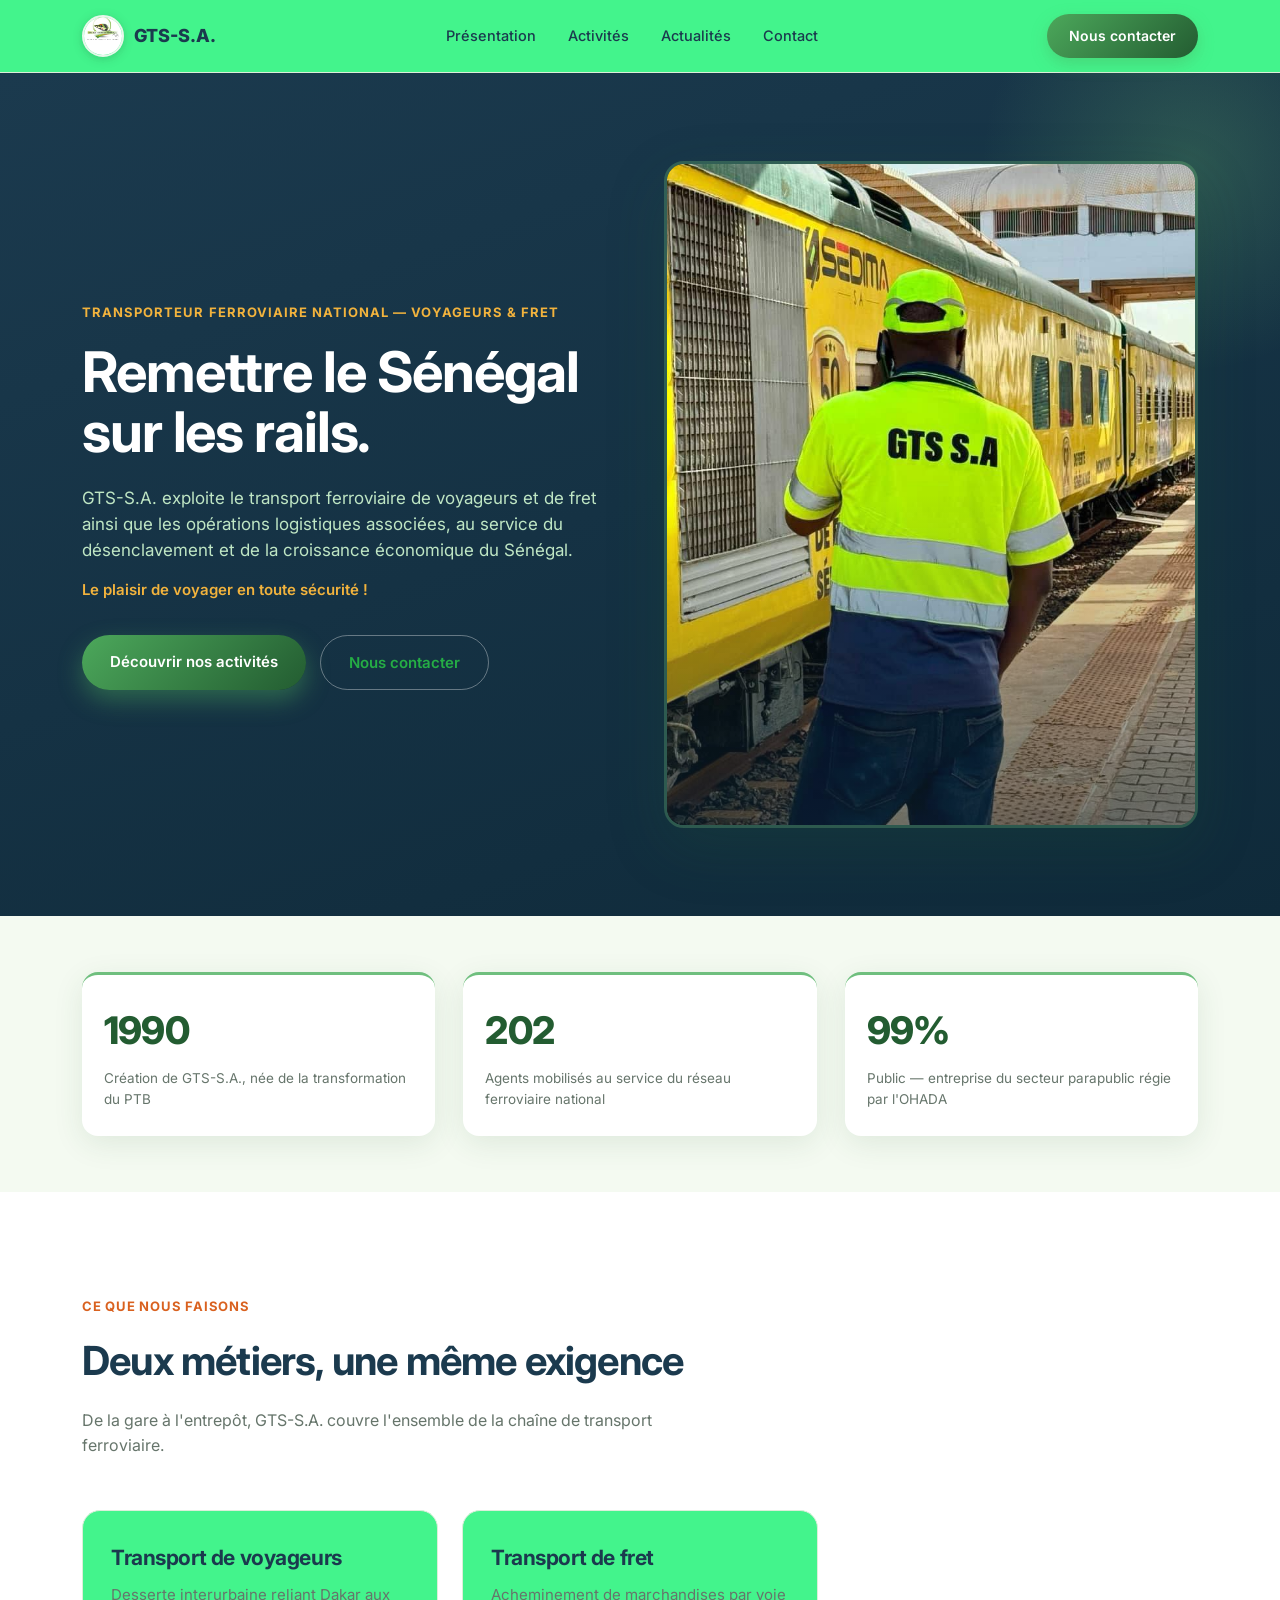
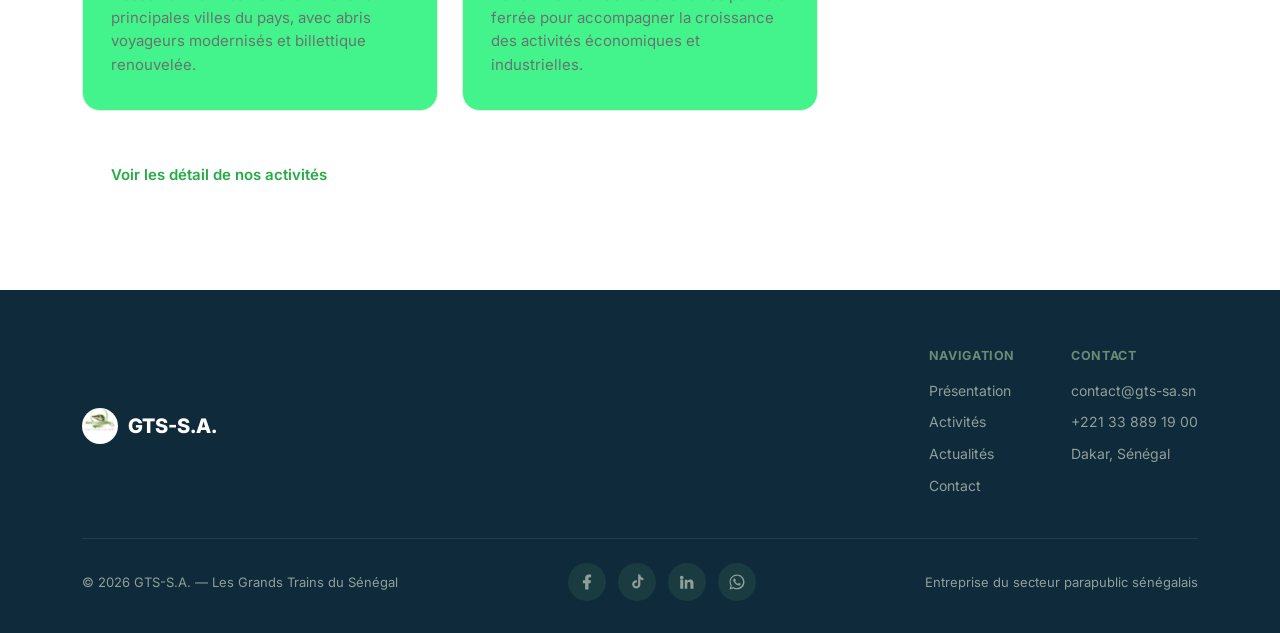
<file: index.html>
<!DOCTYPE html>
<html lang="fr">
<head>
<meta charset="UTF-8">
<meta name="viewport" content="width=device-width, initial-scale=1.0">
<title>Accueil — GTS-S.A.</title>
<meta name="description" content="GTS-S.A. exploite le transport ferroviaire de voyageurs et de fret ainsi que les opérations logistiques associées au Sénégal.">
<link rel="preconnect" href="https://fonts.googleapis.com">
<link href="https://fonts.googleapis.com/css2?family=Inter:wght@400;500;600;700;800&display=swap" rel="stylesheet">
<link rel="stylesheet" href="css/style.css">
</head>
<body>

<header id="site-header">
  <div class="nav-inner">
    <a href="index.html" class="brand">
      <span class="mark"><img src="images/logo-gts.jpeg" alt="Logo GTS-S.A."></span>
      GTS-S.A.
    </a>
    <nav>
      <ul>
        <li><a href="presentation.html" class="">Présentation</a></li>
        <li><a href="activites.html" class="">Activités</a></li>
        <li><a href="actualites.html" class="">Actualités</a></li>
        <li><a href="contact.html" class="">Contact</a></li>
      </ul>
    </nav>
    <a href="contact.html" class="nav-cta">Nous contacter</a>
    <button class="menu-toggle" id="menuToggle" aria-label="Ouvrir le menu">☰</button>
  </div>
</header>

<main>
  <!-- HERO -->
  <section class="hero" id="accueil">
    <div class="wrap">
      <div class="hero-inner">
        <div>
          <p class="eyebrow-plain">Transporteur ferroviaire national — Voyageurs &amp; Fret</p>
          <h1>Remettre le Sénégal sur les rails.</h1>
          <p class="lead">GTS-S.A. exploite le transport ferroviaire de voyageurs et de fret ainsi que les opérations logistiques associées, au service du désenclavement et de la croissance économique du Sénégal.</p>
          <p style="margin-top:14px;color:var(--gold);font-weight:600;font-size:15px;">Le plaisir de voyager en toute sécurité !</p>
          <div class="cta-row">
            <a href="activites.html" class="btn-primary">Découvrir nos activités</a>
            <a href="contact.html" class="btn-secondary">Nous contacter</a>
          </div>
        </div>
        <!-- Déposez une photo de train dans images/hero-train.jpg -->
        <div class="hero-photo">
          <img src="images/Train3.jpeg" alt="Train GTS-S.A. en circulation">
        </div>
      </div>

     
    </div>
  </section>

 <!-- DEPARTURE BOARD / STATS -->
  <div class="board">
    <div class="wrap">
      <div class="board-item">
        <div class="board-num" data-target="2020"></div>
        <div class="board-label">Création de GTS-S.A., née de la transformation du PTB</div>
      </div>
      <div class="board-item">
        <div class="board-num" data-target="205"></div>
        <div class="board-label">Agents mobilisés au service du réseau ferroviaire national</div>
      </div>
      <div class="board-item">
        <div class="board-num" data-target="100" data-suffix="%"></div>
        <div class="board-label">Public — entreprise du secteur parapublic régie par l'OHADA</div>
      </div>
    </div>
  </div>

  <script>
    document.querySelectorAll('.board-num[data-target]').forEach(function (el) {
      var target = parseInt(el.getAttribute('data-target'), 10);
      var suffix = el.getAttribute('data-suffix') || '';
      var duration = 1800;
      var start = performance.now();

      function step(now) {
        var progress = Math.min((now - start) / duration, 1);
        var eased = 1 - Math.pow(1 - progress, 2);
        el.textContent = Math.round(target * eased) + suffix;
        if (progress < 1) requestAnimationFrame(step);
      }
      requestAnimationFrame(step);
    });
  </script>
  <!-- APERÇU ACTIVITES -->
  <section id="activites-preview">
    <div class="wrap">
      <div class="section-head">
        <p class="kicker">Ce que nous faisons</p>
        <h2>Deux métiers, une même exigence</h2>
        <p>De la gare à l'entrepôt, GTS-S.A. couvre l'ensemble de la chaîne de transport ferroviaire.</p>
      </div>
      <div class="activities-grid">
        <div class="activity">
          
          <h3>Transport de voyageurs</h3>
          <p>Desserte interurbaine reliant Dakar aux principales villes du pays, avec abris voyageurs modernisés et billettique renouvelée.</p>
        </div>
        <div class="activity">
          
          <h3>Transport de fret</h3>
          <p>Acheminement de marchandises par voie ferrée pour accompagner la croissance des activités économiques et industrielles.</p>
        </div>
       
      </div>
      <div style="margin-top:36px;">
        <a href="activites.html" class="btn-secondary">Voir les détail de nos activités</a>
      </div>
    </div>
  </section>
</main>


<div id="site-footer"></div>

<script src="js/footer.js"></script>
<script src="js/main.js"></script>
</body>
</html>
</file>
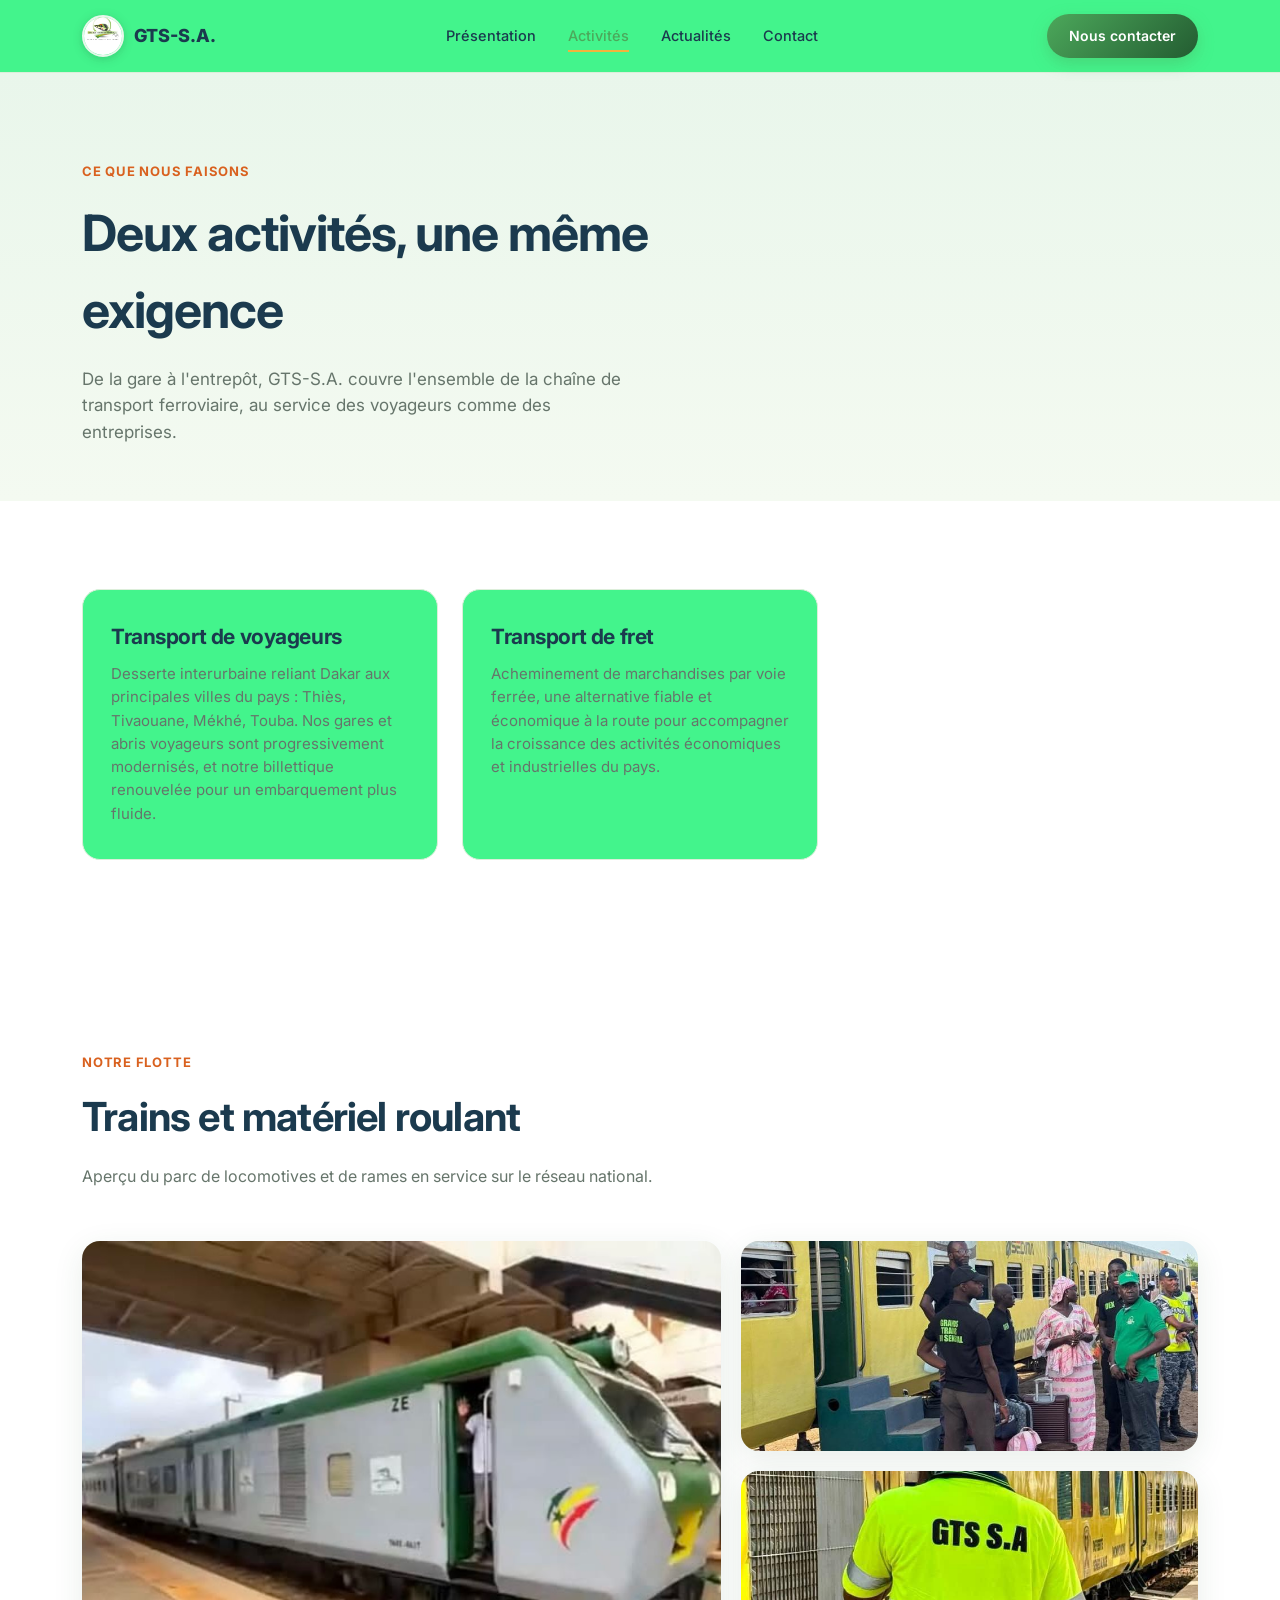
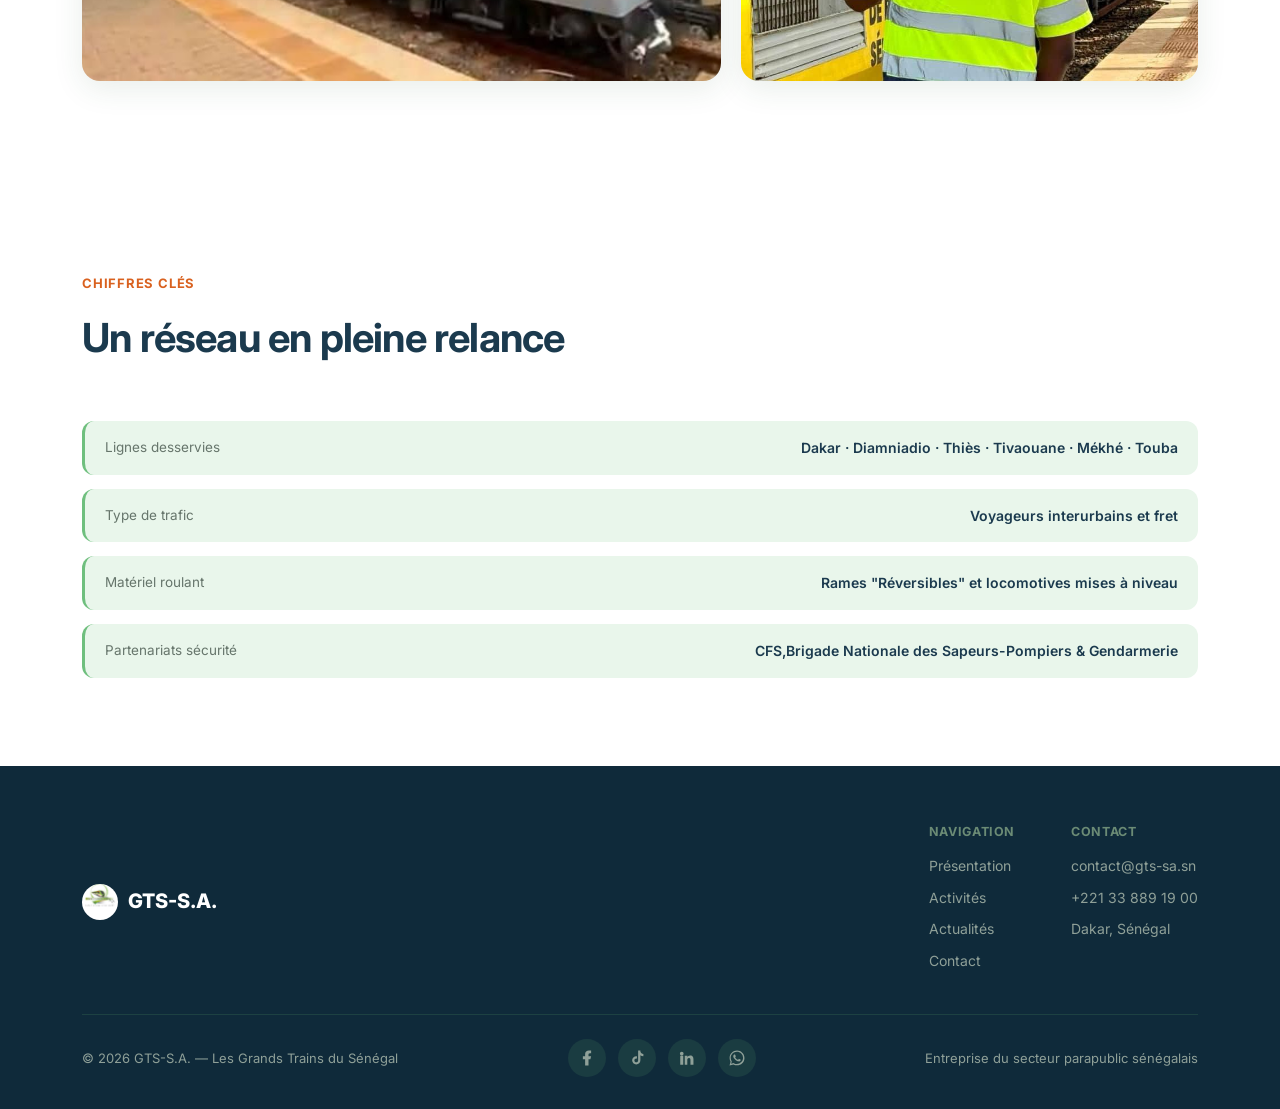
<file: activites.html>
<!DOCTYPE html>
<html lang="fr">
<head>
<meta charset="UTF-8">
<meta name="viewport" content="width=device-width, initial-scale=1.0">
<title>Nos activités — GTS-S.A.</title>
<meta name="description" content="Transport de voyageurs, transport de fret et opérations logistiques : découvrez les métiers de GTS-S.A.">
<link rel="preconnect" href="https://fonts.googleapis.com">
<link href="https://fonts.googleapis.com/css2?family=Inter:wght@400;500;600;700;800&display=swap" rel="stylesheet">
<link rel="stylesheet" href="css/style.css">
</head>
<body>

<header id="site-header">
  <div class="nav-inner">
    <a href="index.html" class="brand">
      <span class="mark"><img src="images/logo-gts.jpeg" alt="Logo GTS-S.A."></span>
      GTS-S.A.
    </a>
    <nav>
      <ul>
        <li><a href="presentation.html" class="">Présentation</a></li>
        <li><a href="activites.html" class="active">Activités</a></li>
        <li><a href="actualites.html" class="">Actualités</a></li>
        <li><a href="contact.html" class="">Contact</a></li>
      </ul>
    </nav>
    <a href="contact.html" class="nav-cta">Nous contacter</a>
    <button class="menu-toggle" id="menuToggle" aria-label="Ouvrir le menu">☰</button>
  </div>
</header>

<main>
  <section class="page-hero">
    <div class="wrap">
      <p class="kicker">Ce que nous faisons</p>
      <h1>Deux activités, une même exigence</h1>
      <p>De la gare à l'entrepôt, GTS-S.A. couvre l'ensemble de la chaîne de transport ferroviaire, au service des voyageurs comme des entreprises.</p>
    </div>
  </section>

  <section id="activites">
    <div class="wrap">
      <div class="activities-grid">
        <div class="activity">
          
          <h3>Transport de voyageurs</h3>
          <p>Desserte interurbaine reliant Dakar aux principales villes du pays : Thiès, Tivaouane, Mékhé, Touba. Nos gares et abris voyageurs sont progressivement modernisés, et notre billettique renouvelée pour un embarquement plus fluide.</p>
        </div>
        <div class="activity">
          
          <h3>Transport de fret</h3>
          <p>Acheminement de marchandises par voie ferrée, une alternative fiable et économique à la route pour accompagner la croissance des activités économiques et industrielles du pays.</p>
        </div>
        
      </div>
    </div>
  </section>

  <!-- GALERIE : TRAINS ET MATÉRIEL ROULANT -->
  <section id="flotte">
    <div class="wrap">
      <div class="section-head">
        <p class="kicker">Notre flotte</p>
        <h2>Trains et matériel roulant</h2>
        <p>Aperçu du parc de locomotives et de rames en service sur le réseau national.</p>
      </div>
      <div class="fleet-gallery">
        <!-- Déposez vos photos dans images/ avec exactement ces noms -->
        <div class="img-frame">
          <img src="images/Train1.jpeg" alt="Train GTS-S.A. en gare">
        </div>
        <div class="img-frame">
          <img src="images/Train2.jpeg" alt="Locomotive GTS-S.A.">
        </div>
        <div class="img-frame">
          <img src="images/Train3.jpeg" alt="Rame Réversible GTS-S.A.">
        </div>
      </div>
    </div>
  </section>

  <section class="presentation">
    <div class="wrap">
      <div class="section-head">
        <p class="kicker">Chiffres clés</p>
        <h2>Un réseau en pleine relance</h2>
      </div>
      <dl class="fact-list">
        <div class="fact"><dt>Lignes desservies</dt><dd>Dakar · Diamniadio · Thiès · Tivaouane · Mékhé · Touba</dd></div>
        <div class="fact"><dt>Type de trafic</dt><dd>Voyageurs interurbains et fret</dd></div>
        <div class="fact"><dt>Matériel roulant</dt><dd>Rames "Réversibles" et locomotives mises à niveau</dd></div>
        <div class="fact"><dt>Partenariats sécurité</dt><dd>CFS,Brigade Nationale des Sapeurs-Pompiers & Gendarmerie</dd></div>
      </dl>
    </div>
  </section>
</main>


<div id="site-footer"></div>

<script src="js/footer.js"></script>
<script src="js/main.js"></script>
</body>
</html>
</file>
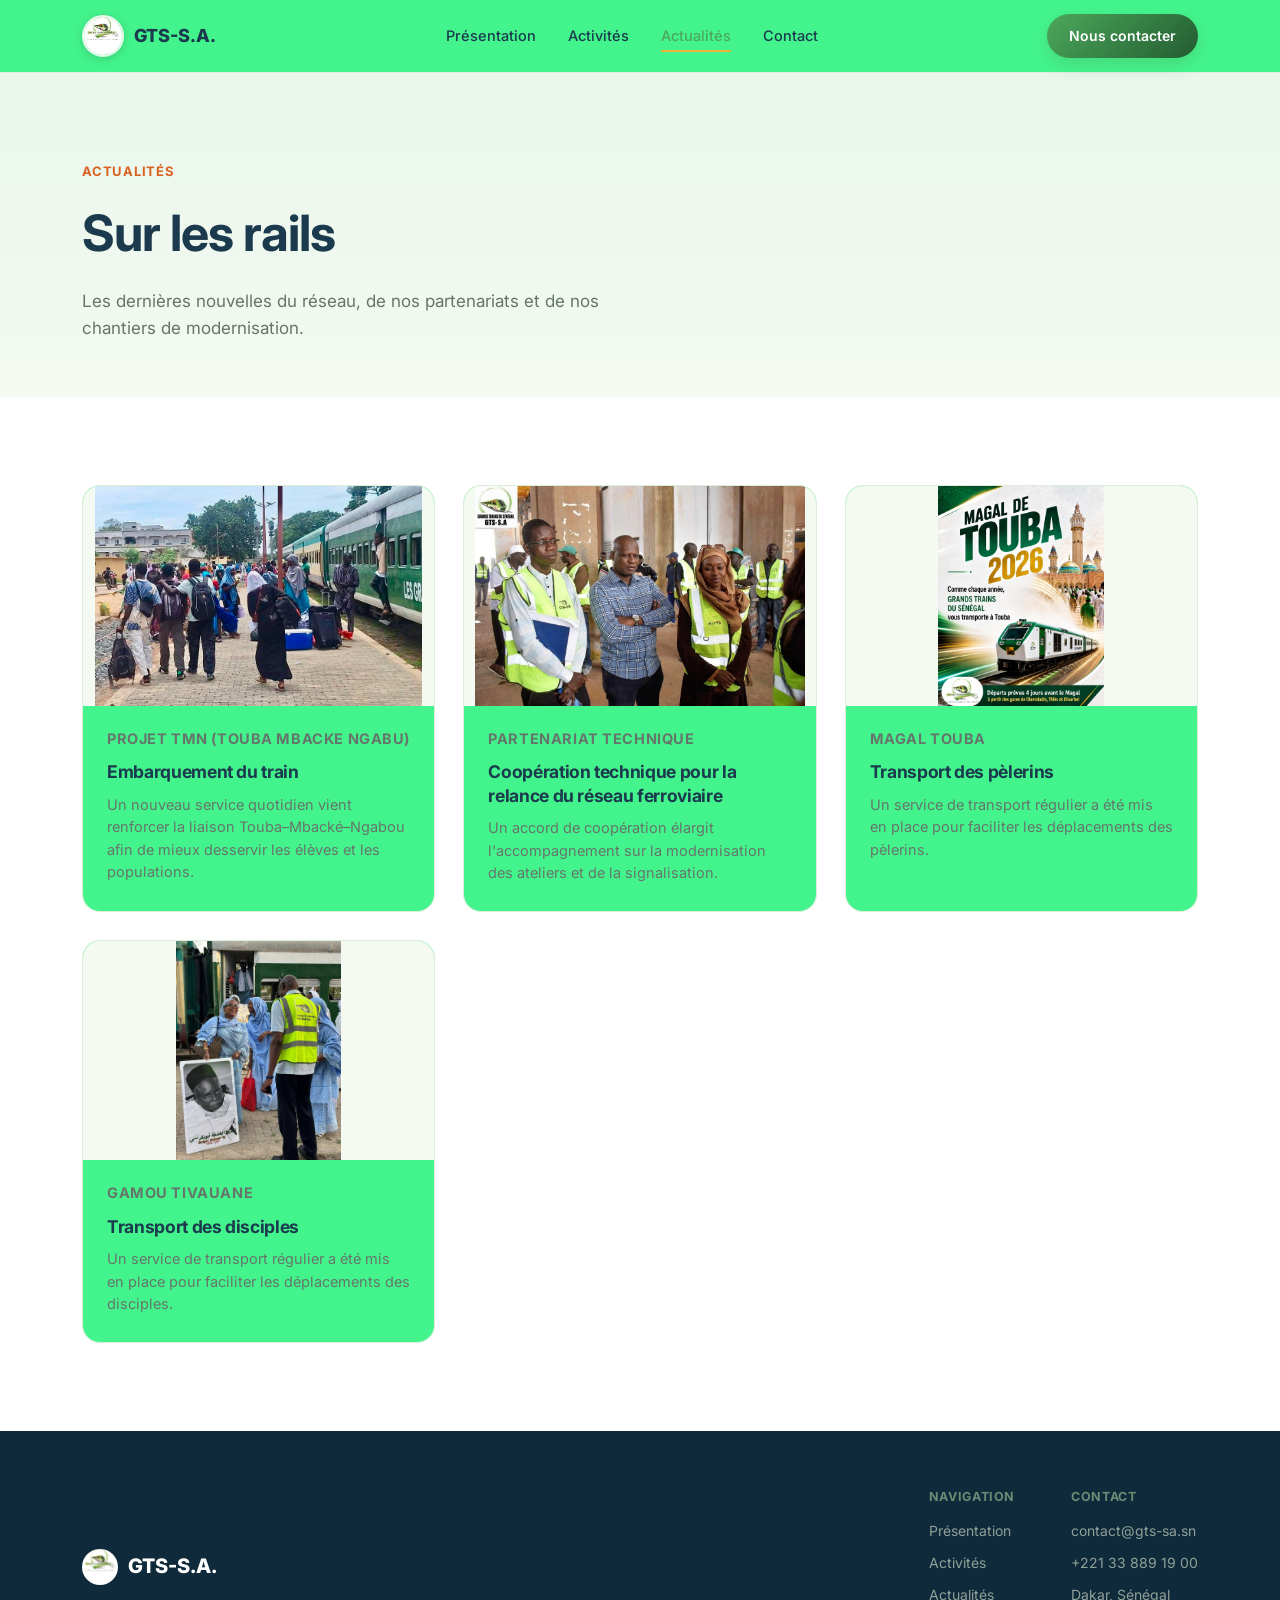
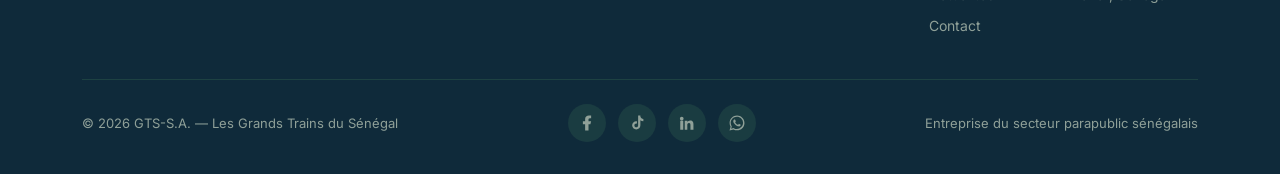
<file: actualites.html>
<!DOCTYPE html>
<html lang="fr">
<head>
<meta charset="UTF-8">
<meta name="viewport" content="width=device-width, initial-scale=1.0">
<title>Actualités — GTS-S.A.</title>
<meta name="description" content="Suivez les dernières actualités de GTS-S.A. : nouvelles dessertes, partenariats et avancées du réseau ferroviaire.">
<link rel="preconnect" href="https://fonts.googleapis.com">
<link href="https://fonts.googleapis.com/css2?family=Inter:wght@400;500;600;700;800&display=swap" rel="stylesheet">
<link rel="stylesheet" href="css/style.css">
</head>
<body>

<header id="site-header">
  <div class="nav-inner">
    <a href="index.html" class="brand">
      <span class="mark"><img src="images/logo-gts.jpeg" alt="Logo GTS-S.A."></span>
      GTS-S.A.
    </a>
    <nav>
      <ul>
        <li><a href="presentation.html" class="">Présentation</a></li>
        <li><a href="activites.html" class="">Activités</a></li>
        <li><a href="actualites.html" class="active">Actualités</a></li>
        <li><a href="contact.html" class="">Contact</a></li>
      </ul>
    </nav>
    <a href="contact.html" class="nav-cta">Nous contacter</a>
    <button class="menu-toggle" id="menuToggle" aria-label="Ouvrir le menu">☰</button>
  </div>
</header>

<main>
  <section class="page-hero">
    <div class="wrap">
      <p class="kicker">Actualités</p>
      <h1>Sur les rails</h1>
      <p>Les dernières nouvelles du réseau, de nos partenariats et de nos chantiers de modernisation.</p>
    </div>
  </section>

  <section id="actualites">
    <div class="wrap">
      <div class="news-grid">
                <article class="news-card">
          <div class="img-frame">
            <img src="images/Actu1.jpeg" alt="Embarquement du deuxième train sur la desserte Thiès–Touba">
          </div>
          <div class="news-card-body">
            <p class="news-date">Projet TMN (Touba Mbacke Ngabu)</p>
            <h3>Embarquement du train</h3>
            <p>Un nouveau service quotidien vient renforcer la liaison Touba–Mbacké–Ngabou afin de mieux desservir les élèves et les populations.</p>
          </div>
        </article>
                <article class="news-card">
          <div class="img-frame">
            <img src="images/Actu2.jpeg" alt="Coopération technique pour la relance du réseau ferroviaire">
          </div>
          <div class="news-card-body">
            <p class="news-date">Partenariat technique</p>
            <h3>Coopération technique pour la relance du réseau ferroviaire</h3>
            <p>Un accord de coopération élargit l&#039;accompagnement sur la modernisation des ateliers et de la signalisation.</p>
          </div>
        </article>
                <article class="news-card">
          <div class="img-frame">
            <img src="images/Actu3.jpeg" alt="Renforcement du dispositif de sécurité ferroviaire">
          </div>
          <div class="news-card-body">
            <p class="news-date">Magal Touba</p>
            <h3>Transport des pèlerins</h3>
            <p>Un service de transport régulier a été mis en place pour faciliter les déplacements des pèlerins.</p>
          </div>
        </article>
        <article class="news-card">
          <div class="img-frame">
            <img src="images/Actu4.jpeg" alt="Embarquement du deuxième train sur la desserte Thiès–Touba">
          </div>
          <div class="news-card-body">
            <p class="news-date">Gamou Tivauane</p>
            <h3>Transport des disciples</h3>
            <p>Un service de transport régulier a été mis en place pour faciliter les déplacements des disciples.</p>
          </div>
        </article>
              </div>
    </div>
  </section>
</main>


<div id="site-footer"></div>

<script src="js/footer.js"></script>
<script src="js/main.js"></script>
</body>
</html>
</file>
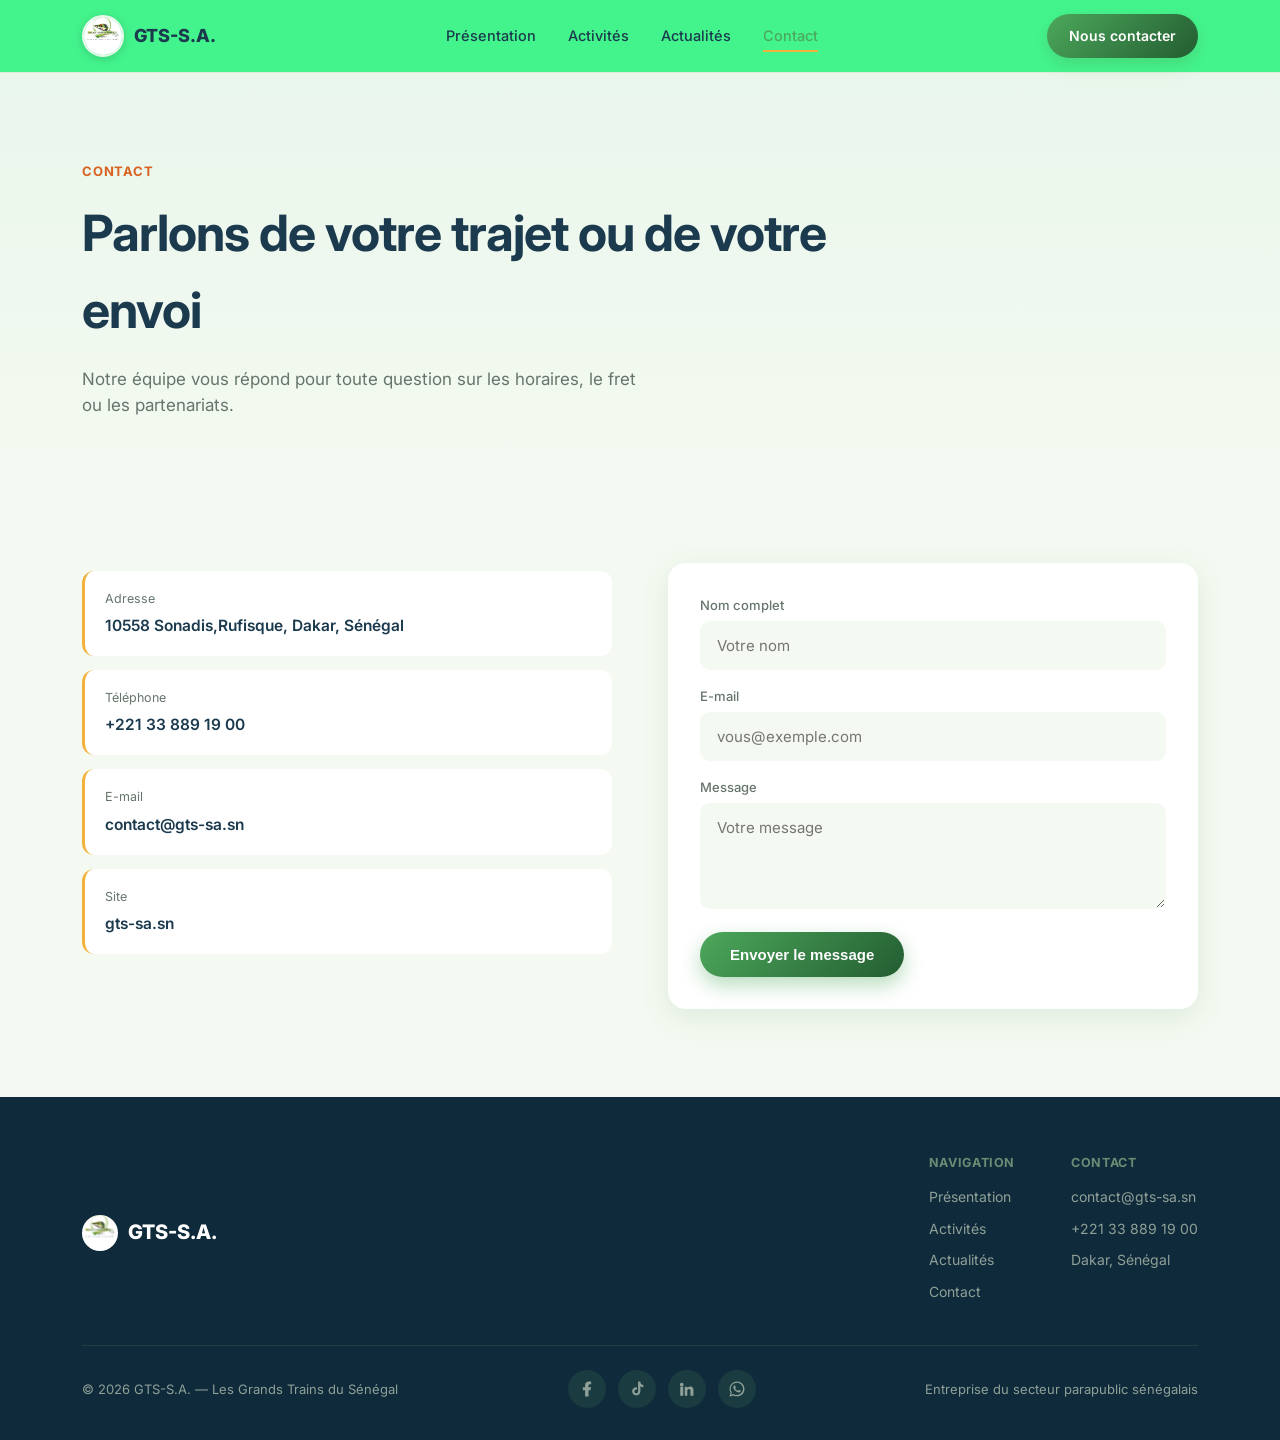
<file: contact.html>
<!DOCTYPE html>
<html lang="fr">
<head>
<meta charset="UTF-8">
<meta name="viewport" content="width=device-width, initial-scale=1.0">
<title>Contact — GTS-S.A.</title>
<meta name="description" content="Contactez GTS-S.A. pour toute question sur nos trajets, nos services de fret ou nos partenariats.">
<link rel="preconnect" href="https://fonts.googleapis.com">
<link href="https://fonts.googleapis.com/css2?family=Inter:wght@400;500;600;700;800&display=swap" rel="stylesheet">
<link rel="stylesheet" href="css/style.css">
</head>
<body>

<header id="site-header">
  <div class="nav-inner">
    <a href="index.html" class="brand">
      <span class="mark"><img src="images/logo-gts.jpeg" alt="Logo GTS-S.A."></span>
      GTS-S.A.
    </a>
    <nav>
      <ul>
        <li><a href="presentation.html" class="">Présentation</a></li>
        <li><a href="activites.html" class="">Activités</a></li>
        <li><a href="actualites.html" class="">Actualités</a></li>
        <li><a href="contact.html" class="active">Contact</a></li>
      </ul>
    </nav>
    <a href="contact.html" class="nav-cta">Nous contacter</a>
    <button class="menu-toggle" id="menuToggle" aria-label="Ouvrir le menu">☰</button>
  </div>
</header>

<main>
  <section class="page-hero">
    <div class="wrap">
      <p class="kicker">Contact</p>
      <h1>Parlons de votre trajet ou de votre envoi</h1>
      <p>Notre équipe vous répond pour toute question sur les horaires, le fret ou les partenariats.</p>
    </div>
  </section>

  <section class="contact" id="contact">
    <div class="wrap">
      <div class="contact-grid">
        <div>
          <dl class="contact-list">
            <div class="row">
              <dt>Adresse</dt>
              <dd>10558  Sonadis,Rufisque, Dakar, Sénégal</dd>
            </div>
            <div class="row">
              <dt>Téléphone</dt>
              <dd>+221 33 889 19 00</dd>
            </div>
            <div class="row">
              <dt>E-mail</dt>
              <dd>contact@gts-sa.sn</dd>
            </div>
            <div class="row">
              <dt>Site</dt>
              <dd>gts-sa.sn</dd>
            </div>
          </dl>
        </div>

        <form class="form" id="contactForm" novalidate>
          <div class="field" data-field="name">
            <label for="name">Nom complet</label>
            <input id="name" name="name" type="text" placeholder="Votre nom" autocomplete="name">
            <p class="error-text">Merci d'indiquer votre nom.</p>
          </div>

          <div class="field" data-field="email">
            <label for="email">E-mail</label>
            <input id="email" name="email" type="email" placeholder="vous@exemple.com" autocomplete="email">
            <p class="error-text">Merci d'indiquer une adresse e-mail valide.</p>
          </div>

          <div class="field" data-field="message">
            <label for="message">Message</label>
            <textarea id="message" name="message" rows="4" placeholder="Votre message"></textarea>
            <p class="error-text">Merci de rédiger votre message.</p>
          </div>

          <!-- Champ piège anti-spam (honeypot), laissé vide par les visiteurs humains -->
          <div style="position:absolute;left:-9999px;" aria-hidden="true">
            <label for="website">Ne pas remplir</label>
            <input type="text" id="website" name="website" tabindex="-1" autocomplete="off">
          </div>

          <button type="submit" id="submitBtn">Envoyer le message</button>
          <div class="form-msg" id="formMsg" role="status"></div>
        </form>
      </div>
    </div>
  </section>
</main>


<div id="site-footer"></div>

<script src="js/footer.js"></script>
<script src="js/main.js"></script>
</body>
</html>
</file>
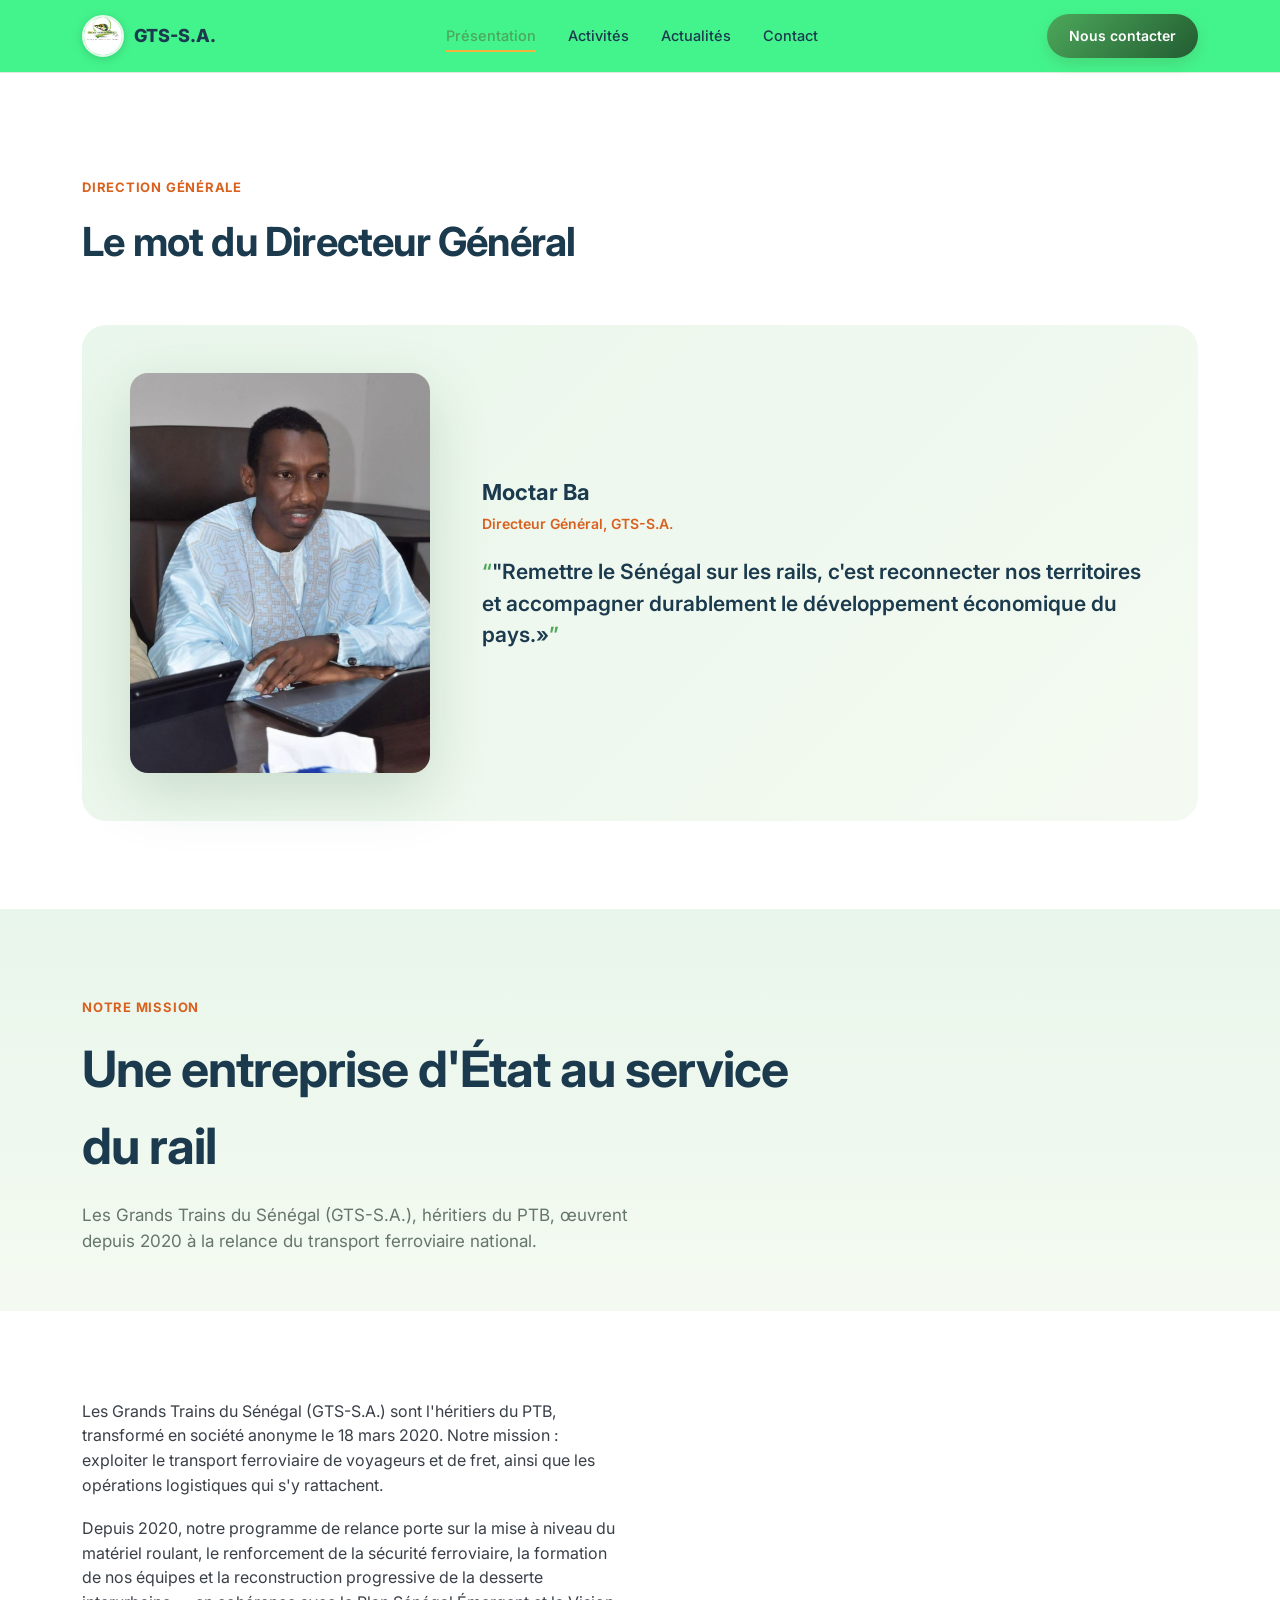
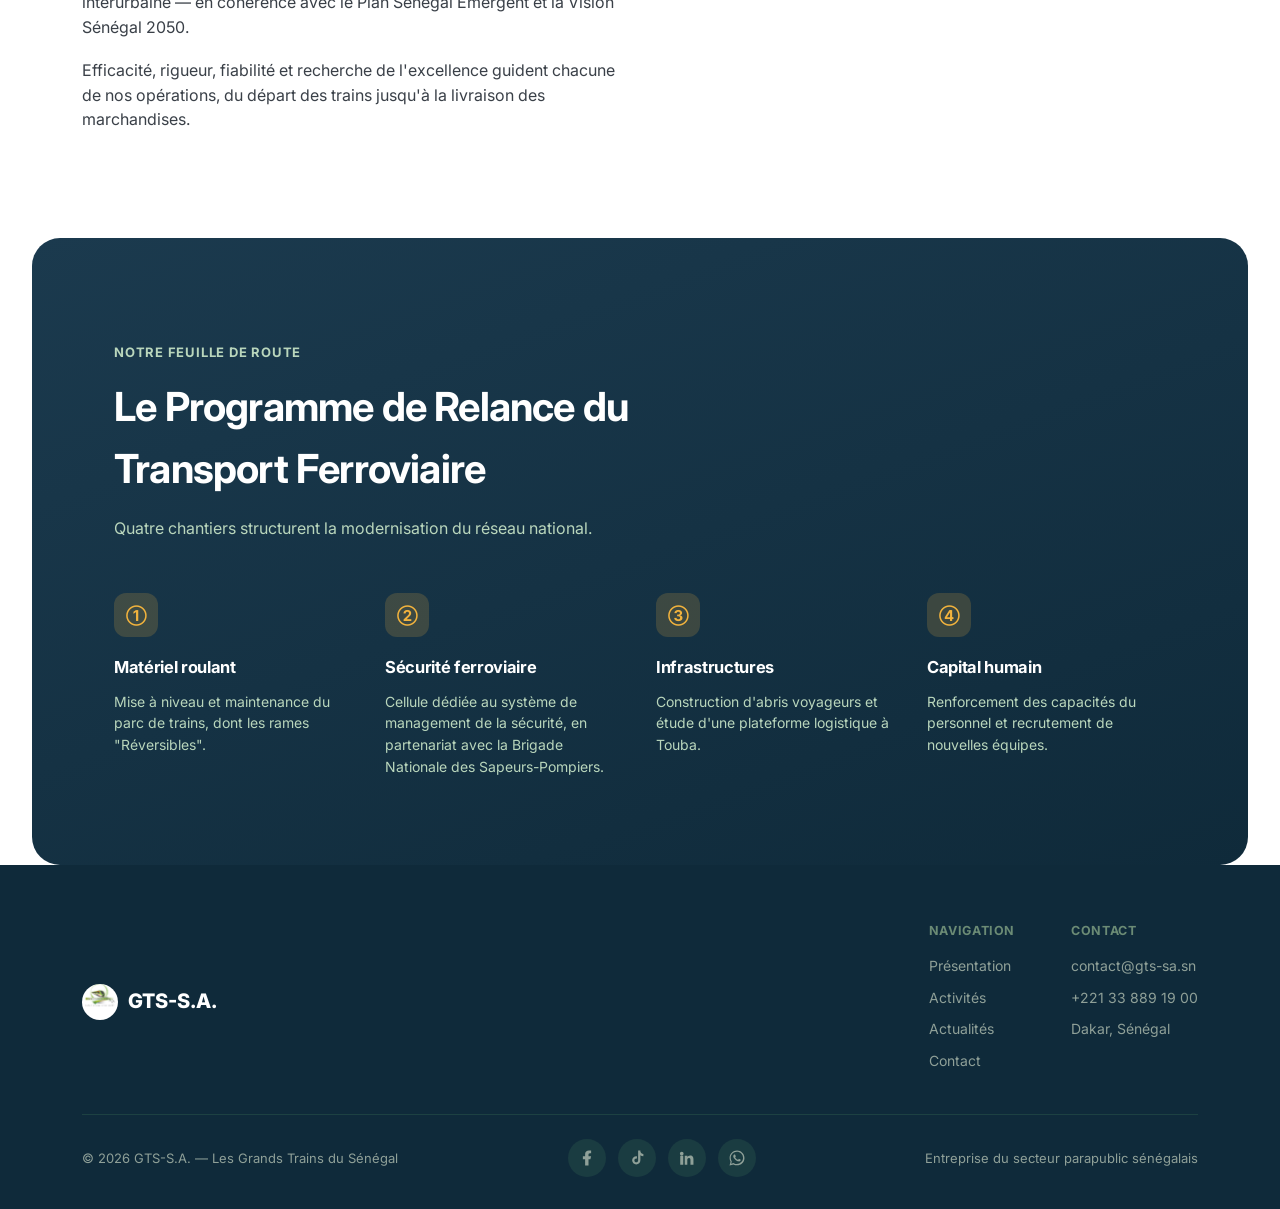
<file: presentation.html>
<!DOCTYPE html>
<html lang="fr">
<head>
<meta charset="UTF-8">
<meta name="viewport" content="width=device-width, initial-scale=1.0">
<title>Présentation — GTS-S.A.</title>
<meta name="description" content="Découvrez GTS-S.A., entreprise du secteur parapublic sénégalais issue de la transformation du PTB en 2020.">
<link rel="preconnect" href="https://fonts.googleapis.com">
<link href="https://fonts.googleapis.com/css2?family=Inter:wght@400;500;600;700;800&display=swap" rel="stylesheet">
<link rel="stylesheet" href="css/style.css">
</head>
<body>

<header id="site-header">
  <div class="nav-inner">
    <a href="index.html" class="brand">
      <span class="mark"><img src="images/logo-gts.jpeg" alt="Logo GTS-S.A."></span>
      GTS-S.A.
    </a>
    <nav>
      <ul>
        <li><a href="presentation.html" class="active">Présentation</a></li>
        <li><a href="activites.html" class="">Activités</a></li>
        <li><a href="actualites.html" class="">Actualités</a></li>
        <li><a href="contact.html" class="">Contact</a></li>
      </ul>
    </nav>
    <a href="contact.html" class="nav-cta">Nous contacter</a>
    <button class="menu-toggle" id="menuToggle" aria-label="Ouvrir le menu">☰</button>
  </div>
</header>

<main>
    <!-- MESSAGE DU DIRECTEUR GÉNÉRAL -->
  <section id="direction">
    <div class="wrap">
      <div class="section-head">
        <p class="kicker">Direction générale</p>
        <h2>Le mot du Directeur Général</h2>
      </div>
      <div class="director">
        <div class="img-frame">
          <!-- Déposez la photo dans images/directeur-general.jpg (format portrait, min. 600×800px) -->
          <img src="images/directeur.jpeg" alt="Portrait du Directeur Général de GTS-S.A.">
        </div>
        <div>
          <p class="director-name">Moctar Ba</p>
          <p class="director-title">Directeur Général, GTS-S.A.</p>
          <p class="director-quote">"Remettre le Sénégal sur les rails, c'est reconnecter nos territoires et accompagner durablement le développement économique du pays.»</p>
          <div class="director-bio">
            
        </div>
      </div>
    </div>
  </section>
  <section class="page-hero">
    <div class="wrap">
      <p class="kicker">Notre Mission</p>
      <h1>Une entreprise d'État au service du rail</h1>
      <p>Les Grands Trains du Sénégal (GTS-S.A.), héritiers du PTB, œuvrent depuis 2020 à la relance du transport ferroviaire national.</p>
    </div>
  </section>

  <section class="presentation" id="presentation">
    <div class="wrap">
      <div class="presentation-grid">
        <div>
          <p>Les Grands Trains du Sénégal (GTS-S.A.) sont l'héritiers du PTB, transformé en société anonyme le 18 mars 2020. Notre mission : exploiter le transport ferroviaire de voyageurs et de fret, ainsi que les opérations logistiques qui s'y rattachent.</p>
          <p>Depuis 2020, notre programme de relance porte sur la mise à niveau du matériel roulant, le renforcement de la sécurité ferroviaire, la formation de nos équipes et la reconstruction progressive de la desserte interurbaine — en cohérence avec le Plan Sénégal Émergent et la Vision Sénégal 2050.</p>
          <p>Efficacité, rigueur, fiabilité et recherche de l'excellence guident chacune de nos opérations, du départ des trains jusqu'à la livraison des marchandises.</p>
        </div>
       
      </div>
    </div>
  </section>




  <section class="engagements" id="reseau">
    <div class="wrap">
      <div class="section-head">
        <p class="kicker">Notre feuille de route</p>
        <h2>Le Programme de Relance du Transport Ferroviaire</h2>
        <p>Quatre chantiers structurent la modernisation du réseau national.</p>
      </div>
      <div class="eng-list">
        <div class="eng-item">
          <div class="icon">①</div>
          <h3>Matériel roulant</h3>
          <p>Mise à niveau et maintenance du parc de trains, dont les rames "Réversibles".</p>
        </div>
        <div class="eng-item">
          <div class="icon">②</div>
          <h3>Sécurité ferroviaire</h3>
          <p>Cellule dédiée au système de management de la sécurité, en partenariat avec la Brigade Nationale des Sapeurs-Pompiers.</p>
        </div>
        <div class="eng-item">
          <div class="icon">③</div>
          <h3>Infrastructures</h3>
          <p>Construction d'abris voyageurs et étude d'une plateforme logistique à Touba.</p>
        </div>
        <div class="eng-item">
          <div class="icon">④</div>
          <h3>Capital humain</h3>
          <p>Renforcement des capacités du personnel et recrutement de nouvelles équipes.</p>
        </div>
      </div>
    </div>
  </section>
</main>


<div id="site-footer"></div>

<script src="js/footer.js"></script>
<script src="js/main.js"></script>
</body>
</html>
</file>
<file: css/style.css>
:root{
  /* Palette officielle GTS-S.A. : dérivée du vert du bouton "Nous contacter" (#4CA85B) */
  --green-deep:#235C31;
  --green:#4CA85B;
  --green-mid:#6FBF7E;
  --green-light:#B4E0BC;
  --green-pale:#E9F6EB;
  --gold:#F2B33D;
  --gold-deep:#D9611F;
  --navy:#1B3A4E;
  --paper:#FFFFFF;
  --paper-soft:#F4FAF1;
  --ink:#151A21;
  --grey:#66756B;
  --line:#DCEEDA;
  --shadow: 0 8px 30px rgba(35,92,49,0.10);
  --shadow-lg: 0 20px 60px rgba(35,92,49,0.18);
}
*{margin:0;padding:0;box-sizing:border-box;}
html{scroll-behavior:smooth;}
body{
  background:var(--paper);
  color:var(--ink);
  font-family:'Inter',sans-serif;
  line-height:1.55;
  -webkit-font-smoothing:antialiased;
}
h1,h2,h3{font-family:'Inter',sans-serif;font-weight:700;letter-spacing:-0.02em;}
a{color:inherit;text-decoration:none;}
.wrap{max-width:1180px;margin:0 auto;padding:0 32px;}
img{max-width:100%;display:block;}
a:focus-visible, button:focus-visible{outline:2px solid var(--green);outline-offset:3px;}

/* HEADER */
header{position:sticky;top:0;z-index:50;background:rgba(51, 244, 131, 0.92);backdrop-filter:blur(10px);border-bottom:1px solid var(--line);}
.nav-inner{display:flex;align-items:center;justify-content:space-between;padding:14px 32px;max-width:1180px;margin:0 auto;}
.brand{display:flex;align-items:center;gap:10px;font-weight:800;font-size:18px;color:var(--navy);}
.brand .mark{width:42px;height:42px;border-radius:50%;overflow:hidden;flex-shrink:0;box-shadow:0 2px 10px rgba(30,91,51,0.25);border:2px solid var(--green-pale);}
.brand .mark img{width:100%;height:100%;object-fit:cover;}
nav ul{list-style:none;display:flex;gap:32px;}
nav a{font-size:14.5px;font-weight:500;color:var(--navy);padding:6px 0;border-bottom:2px solid transparent;transition:all .15s;}
nav a:hover, nav a.active{color:var(--green);border-color:var(--gold);}
.nav-cta{background:linear-gradient(135deg,var(--green) 0%,var(--green-deep) 100%);color:#fff;padding:11px 22px;border-radius:999px;font-size:14px;font-weight:600;white-space:nowrap;box-shadow:0 6px 16px rgba(76,168,91,0.38);transition:transform .15s, box-shadow .15s;}
.nav-cta:hover{transform:translateY(-1px);box-shadow:0 8px 20px rgba(76,168,91,0.48);}
.menu-toggle{display:none;background:none;border:none;font-size:26px;color:var(--navy);cursor:pointer;}

@media(max-width:860px){
  nav{display:none;}
  .nav-cta{display:none;}
  .menu-toggle{display:block;}
  header.open nav{display:block;position:absolute;top:100%;left:0;right:0;background:var(--paper);border-bottom:1px solid var(--line);padding:12px 32px 24px;}
  header.open nav ul{flex-direction:column;gap:18px;}
  header.open .nav-cta{display:inline-block;margin-top:16px;}
}

/* PAGE HERO (secondary pages) */
.page-hero{padding:72px 0 56px;background:linear-gradient(180deg,var(--green-pale) 0%,var(--paper-soft) 100%);}
.page-hero .kicker{color:var(--gold-deep);font-weight:700;font-size:13px;text-transform:uppercase;letter-spacing:0.06em;margin-bottom:14px;}
.page-hero h1{font-size:clamp(32px,4.4vw,50px);color:var(--navy);max-width:760px;}
.page-hero p{margin-top:16px;max-width:560px;font-size:17px;color:var(--grey);}

/* HOME HERO */
.hero{position:relative;overflow:hidden;background:linear-gradient(160deg,var(--navy) 0%,#0F2A3A 100%);color:#fff;padding:0;}
.hero::before{content:"";position:absolute;top:-120px;right:-120px;width:420px;height:420px;border-radius:50%;background:radial-gradient(circle,rgba(111,191,115,0.25) 0%,transparent 70%);pointer-events:none;}
.hero-inner{position:relative;display:grid;grid-template-columns:1fr 1fr;align-items:center;gap:48px;padding:88px 0;}
.eyebrow-plain{display:inline-block;color:var(--gold);font-weight:700;font-size:13px;text-transform:uppercase;letter-spacing:0.08em;margin-bottom:20px;}
.hero h1{font-size:clamp(36px,4.6vw,56px);line-height:1.08;color:#fff;}
.hero .lead{margin-top:22px;max-width:520px;font-size:17px;color:#BFE6C4;}
.hero .cta-row{margin-top:34px;display:flex;gap:14px;flex-wrap:wrap;}
.btn-primary{background:linear-gradient(135deg,var(--green) 0%,var(--green-deep) 100%);color:#fff;padding:15px 28px;border-radius:999px;font-weight:600;font-size:15px;display:inline-block;box-shadow:0 10px 24px rgba(76,168,91,0.45);transition:transform .15s, box-shadow .15s;}
.btn-primary:hover{transform:translateY(-2px);box-shadow:0 14px 30px rgba(76,168,91,0.55);}
.btn-secondary{border:1.5px solid rgba(255,255,255,0.35);color:#25ad45;padding:15px 28px;border-radius:999px;font-weight:600;font-size:15px;display:inline-block;transition:all .15s;}
.btn-secondary:hover{background:rgba(111,191,115,0.15);border-color:var(--green-mid);}
.hero-photo{position:relative;border-radius:20px;overflow:hidden;aspect-ratio:4/5;box-shadow:var(--shadow-lg);border:3px solid rgba(111,191,115,0.3);}
.hero-photo img{width:100%;height:100%;object-fit:cover;}
.hero-photo::after{content:"";position:absolute;inset:0;background:linear-gradient(180deg,transparent 50%,rgba(15,42,58,0.55) 100%);}
@media(max-width:900px){.hero-inner{grid-template-columns:1fr;padding:60px 0;}.hero-photo{aspect-ratio:16/10;order:-1;}}

/* Route line diagram */
.route{margin-top:52px;padding-top:28px;border-top:1px solid rgba(111,191,115,0.22);}
.route-track{position:relative;display:flex;justify-content:space-between;align-items:center;padding:0 4px;}
.route-track::before{content:"";position:absolute;left:4px;right:4px;top:50%;height:2px;background:rgba(111,191,115,0.3);transform:translateY(-50%);}
.stop{position:relative;z-index:1;display:flex;flex-direction:column;align-items:center;gap:10px;padding:0 6px;}
.stop .dot{width:10px;height:10px;border-radius:50%;background:#0F2A3A;border:2px solid rgba(111,191,115,0.6);}
.stop.major .dot{background:var(--gold);border-color:var(--gold);width:13px;height:13px;}
.stop span{font-size:12px;color:#C7DBC9;white-space:nowrap;font-weight:500;}
@media(max-width:640px){.route-track{overflow-x:auto;justify-content:flex-start;gap:34px;padding-bottom:8px;}}

/* DEPARTURE BOARD / STATS */
.board{background:var(--paper-soft);padding:56px 0;}
.board .wrap{display:grid;grid-template-columns:repeat(3,1fr);gap:28px;}
.board-item{background:#fff;border-radius:16px;padding:26px 22px;box-shadow:var(--shadow);border-top:3px solid var(--green-mid);transition:transform .2s, box-shadow .2s;}
.board-item:hover{transform:translateY(-3px);box-shadow:var(--shadow-lg);}
.board-num{font-weight:800;font-size:clamp(28px,3vw,38px);color:var(--green-deep);letter-spacing:-0.02em;}
.board-label{margin-top:8px;font-size:13.5px;color:var(--grey);}
@media(max-width:760px){.board .wrap{grid-template-columns:1fr;}}

/* SECTION generic */
section{padding:88px 0;}
.section-head{max-width:640px;margin-bottom:52px;}
.section-head .kicker{color:var(--gold-deep);font-weight:700;font-size:13px;text-transform:uppercase;letter-spacing:0.06em;margin-bottom:14px;}
.section-head h2{font-size:clamp(28px,3.4vw,40px);color:var(--navy);}
.section-head p{margin-top:16px;font-size:16px;color:var(--grey);}

/* PRESENTATION */
.presentation-grid{display:grid;grid-template-columns:1.1fr 0.9fr;gap:56px;align-items:start;}
.presentation-grid p{margin-bottom:18px;font-size:16px;color:#3A4048;max-width:54ch;}
.fact-list{display:flex;flex-direction:column;gap:14px;}
.fact{display:flex;justify-content:space-between;gap:24px;padding:16px 20px;background:var(--green-pale);border-radius:12px;border-left:3px solid var(--green-mid);}
.fact dt{font-size:13.5px;color:var(--grey);}
.fact dd{font-size:14px;color:var(--navy);font-weight:600;text-align:right;}
@media(max-width:820px){.presentation-grid{grid-template-columns:1fr;}}

/* MESSAGE DU DIRECTEUR GÉNÉRAL */
.director{
  display:grid;grid-template-columns:300px 1fr;gap:52px;align-items:center;
  background:linear-gradient(135deg,var(--green-pale) 0%,var(--paper-soft) 100%);border-radius:24px;padding:48px;
}
.director .img-frame{aspect-ratio:3/4;border-radius:18px;box-shadow:var(--shadow-lg);}
.director-name{font-size:22px;color:var(--navy);margin-bottom:4px;font-weight:700;}
.director-title{font-size:14px;color:var(--gold-deep);font-weight:600;margin-bottom:22px;}
.director-quote{font-size:21px;font-weight:600;line-height:1.5;color:var(--navy);margin-bottom:20px;}
.director-quote::before{content:"\201C";color:var(--green);}
.director-quote::after{content:"\201D";color:var(--green);}
.director-bio p{font-size:15px;color:var(--grey);margin-bottom:14px;max-width:56ch;}
@media(max-width:760px){.director{grid-template-columns:1fr;padding:32px;}.director .img-frame{max-width:220px;margin:0 auto;}}

/* ACTIVITES */
.activities-grid{display:grid;grid-template-columns:repeat(3,1fr);gap:24px;}
.activity{background:rgba(51, 244, 131, 0.92);border:1px solid var(--line);border-radius:18px;padding:34px 28px;transition:box-shadow .2s, transform .2s, border-color .2s;}
.activity:hover{box-shadow:var(--shadow-lg);transform:translateY(-4px);border-color:var(--green-mid);}
.activity .num{color:var(--gold-deep);font-weight:800;font-size:14px;margin-bottom:20px;}
.activity h3{font-size:clamp(17px,2.1vw,21px);color:var(--navy);margin-bottom:12px;line-height:1.25;text-wrap:balance;}
.activity p{font-size:15px;color:var(--grey);}
@media(max-width:820px){.activities-grid{grid-template-columns:1fr;}}

/* GALERIE FLOTTE */
.fleet-gallery{display:grid;grid-template-columns:1.4fr 1fr;grid-template-rows:1fr 1fr;gap:20px;height:440px;}
.fleet-gallery .img-frame:first-child{grid-row:1/3;}
.img-frame{border-radius:18px;overflow:hidden;box-shadow:var(--shadow);position:relative;background:var(--paper-soft);}
.img-frame img{width:100%;height:100%;object-fit:cover;display:block;transition:transform .4s;}
.img-frame:hover img{transform:scale(1.04);}
@media(max-width:760px){.fleet-gallery{grid-template-columns:1fr;grid-template-rows:none;height:auto;}.fleet-gallery .img-frame{aspect-ratio:16/10;grid-row:auto !important;}}

/* ENGAGEMENTS strip */
.engagements{background:linear-gradient(160deg,var(--navy) 0%,#0F2A3A 100%);color:#fff;border-radius:28px;margin:0 32px;}
.engagements .wrap{max-width:1116px;padding:0 32px;}
.engagements .section-head h2{color:#fff;}
.engagements .section-head p{color:#B9D6BC;}
.eng-list{display:grid;grid-template-columns:repeat(4,1fr);gap:32px;}
.eng-item .icon{width:44px;height:44px;border-radius:12px;background:rgba(242,179,61,0.18);display:flex;align-items:center;justify-content:center;color:var(--gold);font-weight:700;font-size:15px;margin-bottom:18px;}
.eng-item h3{font-size:16.5px;font-weight:700;margin-bottom:10px;}
.eng-item p{font-size:14px;color:#B9D6BC;}
@media(max-width:820px){.eng-list{grid-template-columns:1fr 1fr;}.engagements{margin:0 16px;}}
@media(max-width:520px){.eng-list{grid-template-columns:1fr;}}

/* ACTUALITES */
.news-grid{display:grid;grid-template-columns:repeat(3,1fr);gap:28px;}
.news-card{background:rgba(51, 244, 131, 0.92);border:1px solid var(--line);border-radius:18px;overflow:hidden;transition:box-shadow .2s, transform .2s;}
.news-card:hover{box-shadow:var(--shadow-lg);transform:translateY(-4px);}
.news-card .img-frame{aspect-ratio:16/10;border-radius:0;box-shadow:none;margin-bottom:0;background:var(--paper-soft);}
.news-card .img-frame img{object-fit:contain;object-position:center;}
.news-card-body{padding:22px 24px 26px;}
.news-date{font-size:12px;font-weight:700;color:var(--gold-deep);text-transform:uppercase;letter-spacing:0.04em;margin-bottom:10px;}
.news-card h3{font-size:17.5px;color:var(--navy);margin-bottom:10px;line-height:1.35;}
.news-card p{font-size:14.5px;color:var(--grey);}
@media(max-width:820px){.news-grid{grid-template-columns:1fr;}}

/* CONTACT */
.contact{background:var(--paper-soft);}
.contact-grid{display:grid;grid-template-columns:1fr 1fr;gap:56px;}
.contact-list{display:flex;flex-direction:column;gap:14px;margin-top:8px;}
.contact-list .row{background:#fff;border-radius:12px;padding:18px 20px;border-left:3px solid var(--gold);}
.contact-list dt{font-size:12.5px;color:var(--grey);margin-bottom:6px;}
.contact-list dd{font-size:15.5px;color:var(--navy);font-weight:600;}
.form{background:#fff;border-radius:18px;padding:32px;box-shadow:var(--shadow);}
.form input, .form textarea{width:100%;background:var(--paper-soft);border:1.5px solid transparent;padding:14px 16px;font-family:'Inter',sans-serif;font-size:15px;color:var(--ink);margin-bottom:16px;border-radius:10px;transition:border-color .15s;}
.form input:focus, .form textarea:focus{outline:none;border-color:var(--green);background:#fff;}
.form label{display:block;font-size:13px;color:var(--grey);margin-bottom:6px;font-weight:500;}
.form button{background:linear-gradient(135deg,var(--green) 0%,var(--green-deep) 100%);color:#fff;border:none;padding:14px 30px;font-weight:600;font-size:15px;border-radius:999px;cursor:pointer;box-shadow:0 8px 20px rgba(76,168,91,0.4);transition:transform .15s, box-shadow .15s;}
.form button:hover{transform:translateY(-1px);box-shadow:0 12px 26px rgba(76,168,91,0.5);}
.form button:disabled{opacity:0.6;cursor:not-allowed;transform:none;}
.form-msg{margin-top:16px;font-size:14px;padding:12px 16px;border-radius:10px;display:none;}
.form-msg.success{display:block;background:var(--green-pale);color:var(--green-deep);}
.form-msg.error{display:block;background:#FBE4DD;color:#9A3412;}
.error-text{color:var(--gold-deep);font-size:12px;margin-top:-12px;margin-bottom:14px;display:none;}
.field-error input, .field-error textarea{border-color:var(--gold-deep);}
.field-error .error-text{display:block;}
@media(max-width:820px){.contact-grid{grid-template-columns:1fr;}}

/* FOOTER */
footer{background:#0F2A3A;color:#8FA098;padding:56px 0 32px;margin-top:0;}
.footer-top{display:flex;justify-content:space-between;flex-wrap:wrap;gap:32px;padding-bottom:32px;border-bottom:1px solid rgba(111,191,115,0.15);}
.footer-brand{display:flex;align-items:center;gap:10px;font-weight:800;font-size:20px;color:#fff;}
.footer-brand img{width:36px;height:36px;border-radius:50%;object-fit:cover;}
.footer-links{display:flex;gap:56px;flex-wrap:wrap;}
.footer-links h4{font-size:12.5px;color:#6B8B75;margin-bottom:14px;text-transform:uppercase;letter-spacing:0.05em;}
.footer-links ul{list-style:none;font-size:14px;}
.footer-links li{margin-bottom:10px;}
.footer-links a:hover{color:var(--green-mid);}
.footer-bottom{display:flex;justify-content:space-between;padding-top:24px;font-size:13px;flex-wrap:wrap;gap:12px;align-items:center;}

/* SOCIAL LINKS (footer) */
.social-links{display:flex;gap:12px;}
.social-links a{
  width:38px;height:38px;
  display:flex;align-items:center;justify-content:center;
  border-radius:50%;
  background:rgba(111,191,115,0.12);
  color:#8FA098;
  transition:background .18s, color .18s, transform .18s;
}
.social-links a svg{width:18px;height:18px;}
.social-links a:hover{
  background:var(--green);
  color:#fff;
  transform:translateY(-2px);
}
</file>
